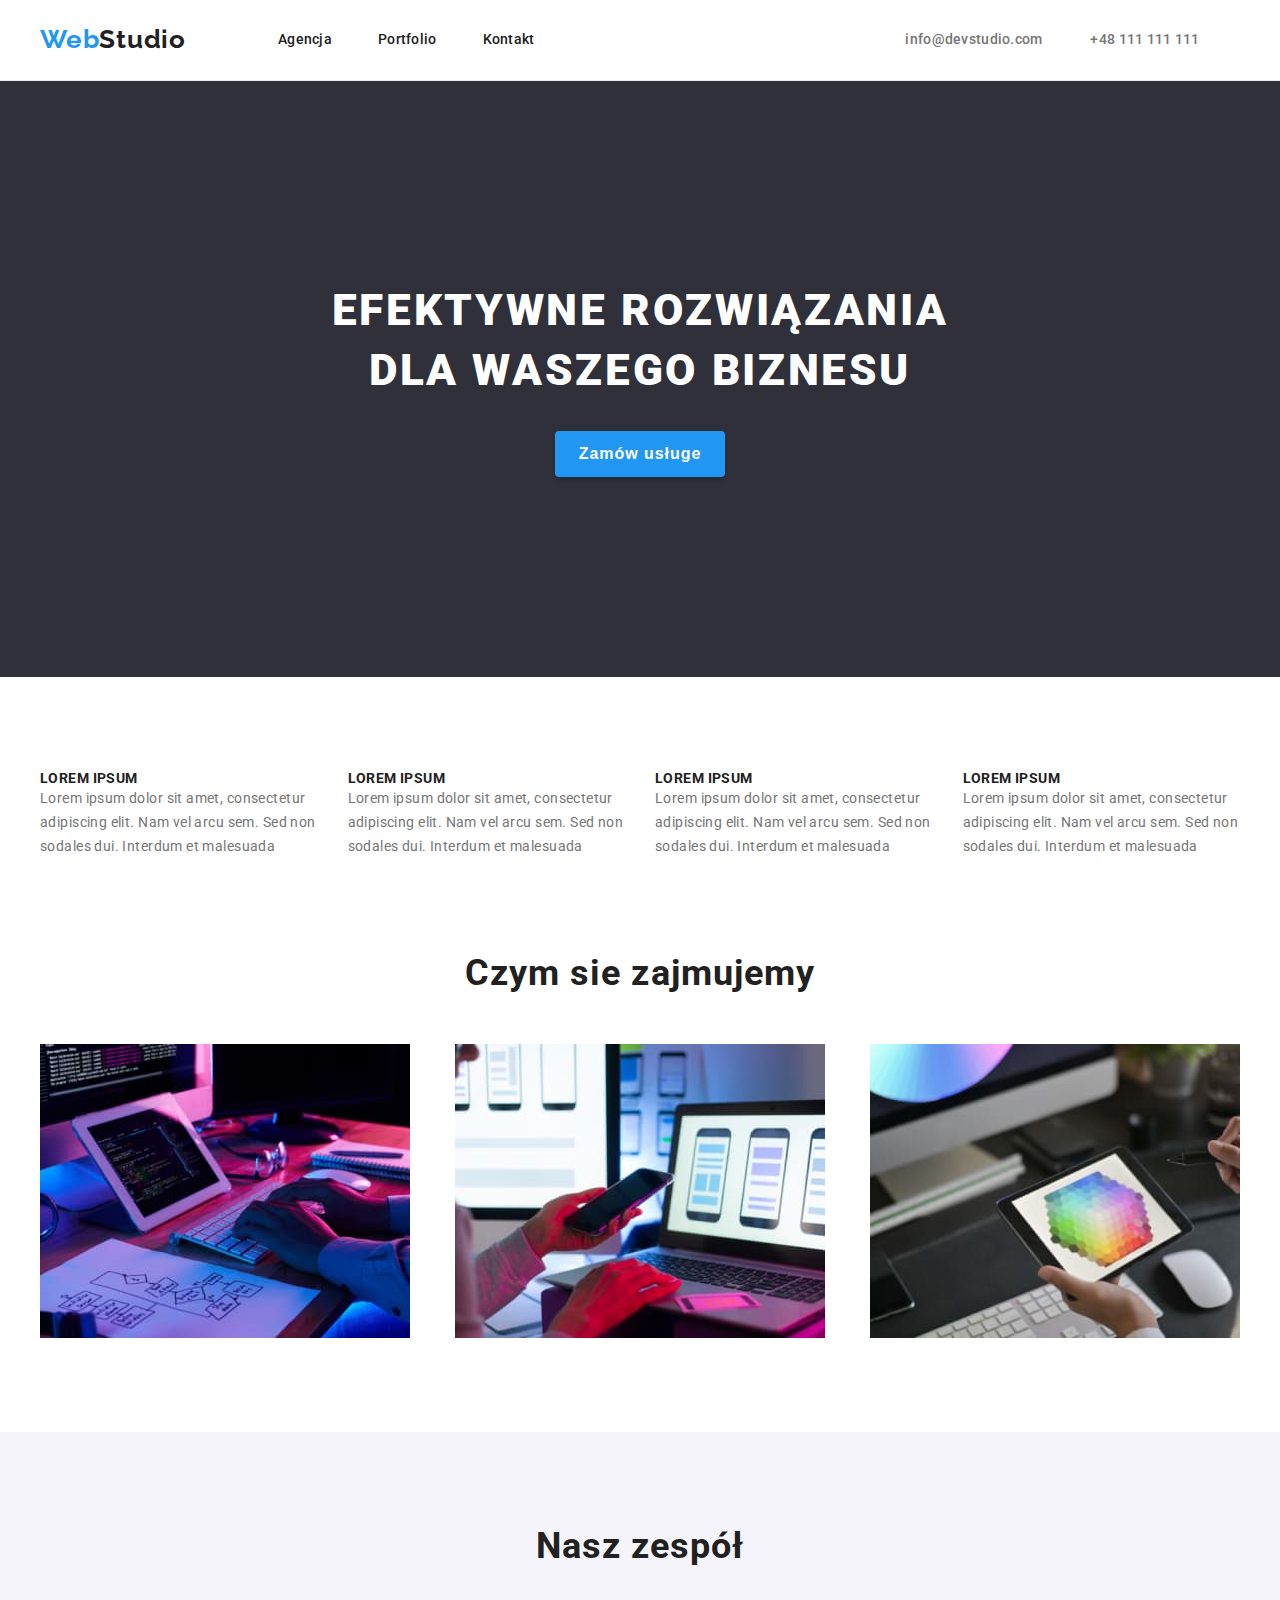
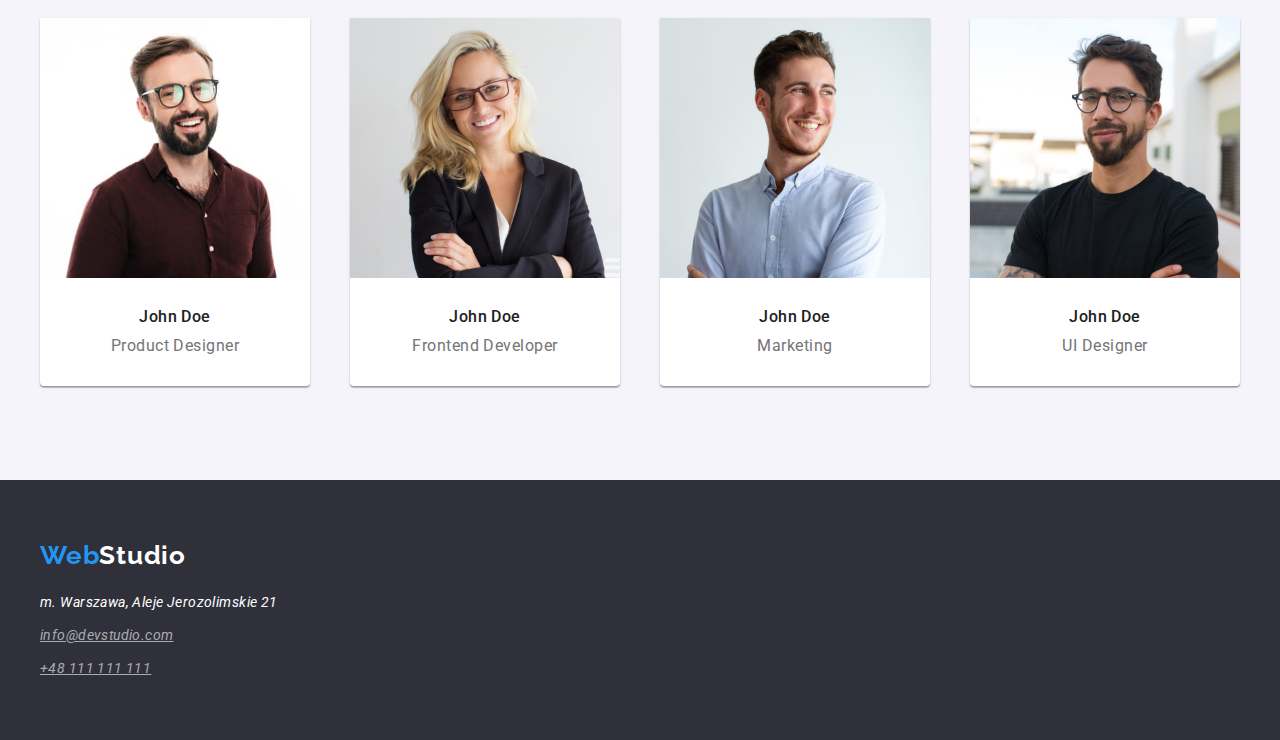
<file: index.html>
<!DOCTYPE html>
<html lang="pl">
  <head>
    <meta charset="UTF-8" />
    <meta http-equiv="X-UA-Compatible" content="IE=edge" />
    <meta name="viewport" content="width=device-width, initial-scale=1.0" />
    <title>STUDIO</title>
    <link rel="preconnect" href="https://fonts.googleapis.com" />
    <link rel="preconnect" href="https://fonts.gstatic.com" crossorigin />
    <link
      href="https://fonts.googleapis.com/css2?family=Raleway:wght@700&family=Roboto:wght@400;500;700;900&display=swap"
      rel="stylesheet"
    />
    <link
      rel="stylesheet"
      href="https://cdnjs.cloudflare.com/ajax/libs/modern-normalize/1.1.0/modern-normalize.min.css"
      integrity="sha512-wpPYUAdjBVSE4KJnH1VR1HeZfpl1ub8YT/NKx4PuQ5NmX2tKuGu6U/JRp5y+Y8XG2tV+wKQpNHVUX03MfMFn9Q=="
      crossorigin="anonymous"
      referrerpolicy="no-referrer"
    />
    <link rel="stylesheet" href="./css/styles.css" />
  </head>

  <body>
    <header>
      <div class="container">
        <div class="box-header">
          <a class="logo logo-header" href="./index.htmll"
            ><span class="logo-blue">Web</span
            ><span class="logo-darc">Studio</span></a
          >
          <nav class="nav">
            <ul class="nav-list">
              <li><a class="nav" href="./index.html">Agencja</a></li>
              <li><a class="nav" href="portfolio.html">Portfolio</a></li>
              <li><a class="nav" href="#">Kontakt</a></li>
            </ul>
          </nav>
          <a class="mail-header" href="mailto:info@devstudio.com"
            >info@devstudio.com</a
          >
          <a class="tel-header" href="tel:+48111111111">+48 111 111 111</a>
        </div>
      </div>
    </header>
    <main>
      <div class="box-slogan">
        <div class="container">
          <div class="flex-slogan">
            <h1 class="slogan">EFEKTYWNE ROZWIĄZANIA DLA WASZEGO BIZNESU</h1>
            <button class="button order-service" type="button">
              Zamów usługe
            </button>
          </div>
        </div>
      </div>

      <!--Nasze atuty-->
      <section class="section attitude">
        <div class="container">
          <ul class="box-attitude">
            <li>
              <p class="atuty-title">LOREM IPSUM</p>
              <p class="atuty-content">
                Lorem ipsum dolor sit amet, consectetur adipiscing elit. Nam vel
                arcu sem. Sed non sodales dui. Interdum et malesuada
              </p>
            </li>
            <li>
              <p class="atuty-title">LOREM IPSUM</p>
              <p class="atuty-content">
                Lorem ipsum dolor sit amet, consectetur adipiscing elit. Nam vel
                arcu sem. Sed non sodales dui. Interdum et malesuada
              </p>
            </li>
            <li>
              <p class="atuty-title">LOREM IPSUM</p>
              <p class="atuty-content">
                Lorem ipsum dolor sit amet, consectetur adipiscing elit. Nam vel
                arcu sem. Sed non sodales dui. Interdum et malesuada
              </p>
            </li>
            <li>
              <p class="atuty-title">LOREM IPSUM</p>
              <p class="atuty-content">
                Lorem ipsum dolor sit amet, consectetur adipiscing elit. Nam vel
                arcu sem. Sed non sodales dui. Interdum et malesuada
              </p>
            </li>
          </ul>
        </div>
      </section>

      <!--Czym się zajmujemy-->
      <section class="section">
        <div class="container">
          <section class="section-what-we-do">
            <h2 class="section-title">Czym sie zajmujemy</h2>
            <ul class="box-what-we-do">
              <li>
                <a href="#"
                  ><img
                    src="images/what_we_do/what_we_do1.jpg"
                    alt="praca na komputerze"
                    width="370"
                    height="294"
                /></a>
              </li>
              <li>
                <a href="#"
                  ><img
                    src="images/what_we_do/what_we_do2.jpg"
                    alt="praca na telefonie"
                    width="370"
                    height="294"
                /></a>
              </li>
              <li>
                <a href="#"
                  ><img
                    src="images/what_we_do/what_we_do3.jpg"
                    alt="praca w programie graficznym"
                    width="370"
                    height="294"
                /></a>
              </li>
            </ul>
          </section>
        </div>
      </section>
      <!---Nasz zespół-->
      <section class="section team">
        <div class="container">
          <div class="section-team">
            <h2 class="section-title">Nasz zespół</h2>
            <ul class="gallery-our-team">
              <li class="frame-team">
                <img
                  src="images/our_team/product_designer.jpg"
                  alt="Portret specialisty produkt designer"
                  width="270"
                  height="260"
                />
                <h4 class="team-name">John Doe</h4>
                <p class="team-function">Product Designer</p>
              </li>
              <li class="frame-team">
                <img
                  src="images/our_team/frontend_developer.jpg"
                  alt="Portret specialisty FrontendDeveloper"
                  width="270"
                  height="260"
                />
                <h4 class="team-name">John Doe</h4>
                <p class="team-function">Frontend Developer</p>
              </li>
              <li class="frame-team">
                <img
                  src="images/our_team/marketing.jpg"
                  alt="Portret specialisty Menager"
                  width="270"
                  height="260"
                />
                <h4 class="team-name">John Doe</h4>
                <p class="team-function">Marketing</p>
              </li>
              <li class="frame-team">
                <img
                  src="images/our_team/ui_designer.jpg"
                  alt="Portret specialisty UI Designer"
                  width="270"
                  height="260"
                />
                <h4 class="team-name">John Doe</h4>
                <p class="team-function">UI Designer</p>
              </li>
            </ul>
          </div>
        </div>
      </section>
    </main>
    <!-- Tu Jesr Footer-->
    <footer>
      <div class="container">
        <div class="box-footer">
          <a class="logo logo-footer" href="./index.htmll"
            ><span class="logo-blue">Web</span
            ><span class="logo-bright">Studio</span></a
          >

          <address class="box-address">
            <span class="address-footer">
              m. Warszawa, Aleje Jerozolimskie 21</span
            >
            <a class="mail-footer" href="mailto:info@devstudio.com"
              >info@devstudio.com</a
            >
            <a class="tel-footer" href="tel:+48111111111">+48 111 111 111</a>
          </address>
        </div>
      </div>
    </footer>
  </body>
</html>
</file>
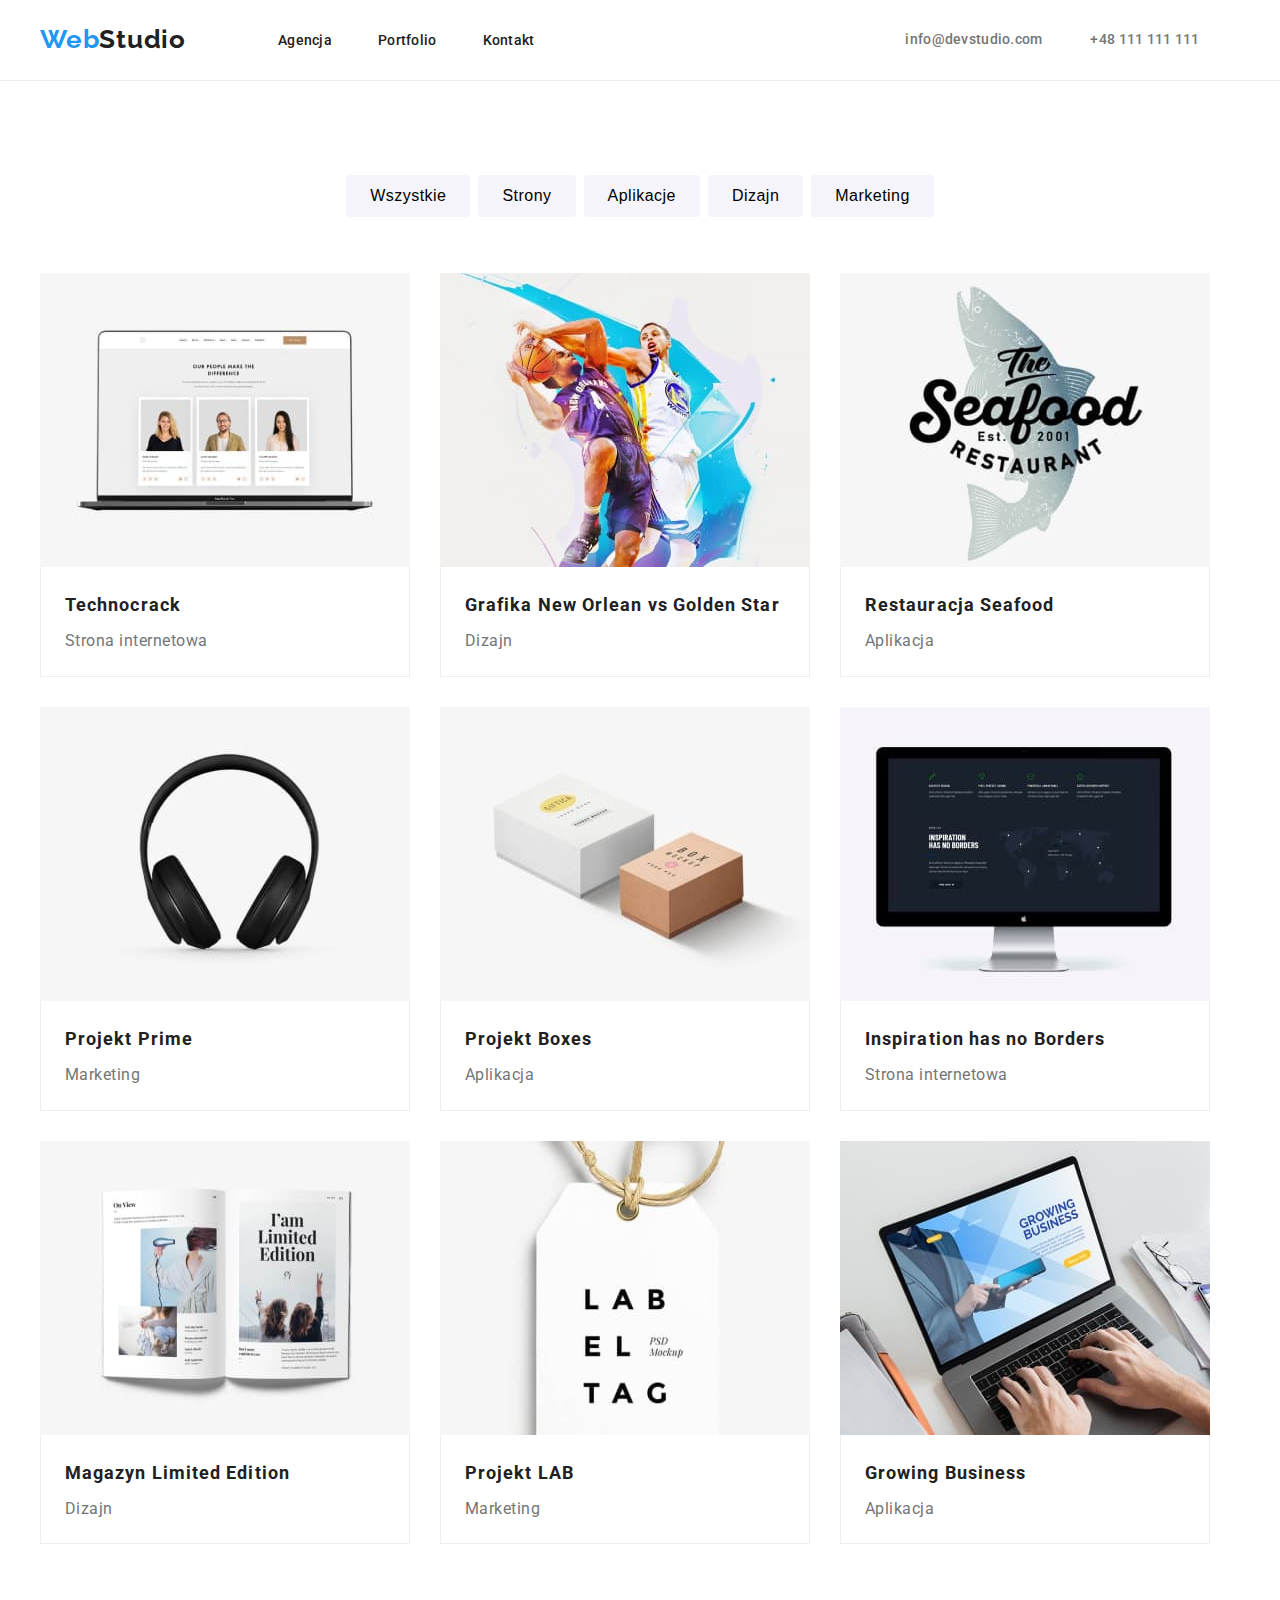
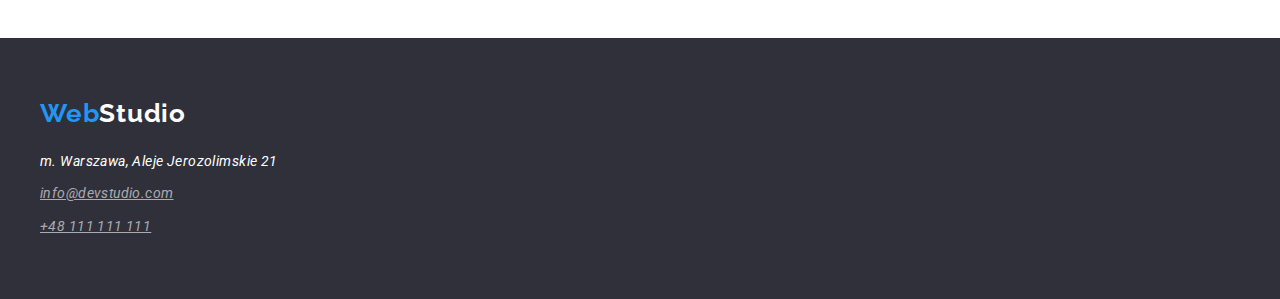
<file: portfolio.html>
<!DOCTYPE html>
<html lang="pl">
  <head>
    <meta charset="UTF-8" />
    <meta http-equiv="X-UA-Compatible" content="IE=edge" />
    <meta name="viewport" content="width=device-width, initial-scale=1.0" />
    <title>portfolio</title>
    <link rel="preconnect" href="https://fonts.googleapis.com" />
    <link rel="preconnect" href="https://fonts.gstatic.com" crossorigin />
    <link
      href="https://fonts.googleapis.com/css2?family=Raleway:wght@700&family=Roboto:wght@400;500;700;900&display=swap"
      rel="stylesheet"
    />
    <link
      rel="stylesheet"
      href="https://cdnjs.cloudflare.com/ajax/libs/modern-normalize/1.1.0/modern-normalize.min.css"
      integrity="sha512-wpPYUAdjBVSE4KJnH1VR1HeZfpl1ub8YT/NKx4PuQ5NmX2tKuGu6U/JRp5y+Y8XG2tV+wKQpNHVUX03MfMFn9Q=="
      crossorigin="anonymous"
      referrerpolicy="no-referrer"
    />
    <link rel="stylesheet" href="./css/styles.css" />
  </head>
  <body>
    <header>
      <div class="container">
        <div class="box-header">
          <a class="logo logo-header" href="./index.htmll"
            ><span class="logo-blue">Web</span
            ><span class="logo-darc">Studio</span></a
          >
          <nav>
            <ul class="nav-list">
              <li><a class="nav" href="./index.html">Agencja</a></li>
              <li><a class="nav" href="portfolio.html">Portfolio</a></li>
              <li><a class="nav" href="#">Kontakt</a></li>
            </ul>
          </nav>
          <a class="mail-header" href="mailto:info@devstudio.com"
            >info@devstudio.com</a
          >
          <a class="tel-header" href="tel:+48111111111">+48 111 111 111</a>
        </div>
      </div>
    </header>
    <main>
      <!--Tu jest pasek z buttons-->
      <section class="section">
        <div class="container">
          <ul class="buttons">
            <li>
              <button type="button" class="button all-kind">Wszystkie</button>
            </li>
            <li>
              <button type="button" class="button pages">Strony</button>
            </li>
            <li>
              <button type="button" class="button aplications">
                Aplikacje
              </button>
            </li>
            <li>
              <button type="button" class="button design">Dizajn</button>
            </li>
            <li>
              <button type="button" class="button marketing">Marketing</button>
            </li>
          </ul>

          <!--tu jest galeria z projektami-->

          <ul class="box-gallery">
            <div class="gallery">
              <li>
                <img
                  src="images/projekt9.jpg"
                  alt="Projekt technocrack Zdjęcie przedstawia komputer"
                  width="370"
                  height="294"
                />
                <h4 class="project-title">Technocrack</h4>
                <p class="project-category">Strona internetowa</p>
              </li>
            </div>
            <div class="gallery">
              <li>
                <img
                  src="images/project8.jpg"
                  alt="Projekt New Orlean Zdjecie przedstawia koszykarzy"
                  width="370"
                  height="294"
                />
                <h4 class="project-title">Grafika New Orlean vs Golden Star</h4>
                <p class="project-category">Dizajn</p>
              </li>
            </div>
            <div class="gallery">
              <li>
                <img
                  src="images/project7.jpg"
                  alt="Projekt Seafood Zdjęcie przedstawia rybe"
                  width="370"
                  height="294"
                />
                <h4 class="project-title">Restauracja Seafood</h4>
                <p class="project-category">Aplikacja</p>
              </li>
            </div>
            <div class="gallery">
              <li>
                <img
                  src="images/project6.jpg"
                  alt="Projekt prime Zdjęcie słuchawek"
                  width="370"
                  height="294"
                />
                <h4 class="project-title">Projekt Prime</h4>
                <p class="project-category">Marketing</p>
              </li>
            </div>
            <div class="gallery">
              <li>
                <img
                  src="images/project5.jpg"
                  alt="Projekt Boxes Zdjęcie pudełek"
                  width="370"
                  height="294"
                />
                <h4 class="project-title">Projekt Boxes</h4>
                <p class="project-category">Aplikacja</p>
              </li>
            </div>
            <div class="gallery">
              <li>
                <img
                  src="images/project4.jpg"
                  alt="Projekt Inspiration has no Borders Zdjęcie komputera"
                  width="370"
                  height="294"
                />
                <h4 class="project-title">Inspiration has no Borders</h4>
                <p class="project-category">Strona internetowa</p>
              </li>
            </div>
            <div class="gallery">
              <li>
                <img
                  src="images/project3.jpg"
                  alt="Projekt Magazyn Limited Edition Zdjęcie gazety"
                  width="370"
                  height="294"
                />
                <h4 class="project-title">Magazyn Limited Edition</h4>
                <p class="project-category">Dizajn</p>
              </li>
            </div>
            <div class="gallery">
              <li>
                <img
                  src="images/project2.jpg"
                  alt="Projekt LAB Zdjęcie metki od ubrań"
                  width="370"
                  height="294"
                />
                <h4 class="project-title">Projekt LAB</h4>
                <p class="project-category">Marketing</p>
              </li>
            </div>
            <div class="gallery">
              <li>
                <img
                  src="images/project1.jpg"
                  alt="Projekt Growing Business Zdjęcie laptopa"
                  width="370"
                  height="294"
                />
                <h4 class="project-title">Growing Business</h4>
                <p class="project-category">Aplikacja</p>
              </li>
            </div>
          </ul>
        </div>
      </section>
    </main>
    <footer>
      <div class="container">
        <div class="box-footer">
          <a class="logo logo-footer" href="./index.htmll"
            ><span class="logo-blue">Web</span
            ><span class="logo-bright">Studio</span></a
          >

          <address class="box-address">
            <span class="address-footer">
              m. Warszawa, Aleje Jerozolimskie 21</span
            >
            <a class="mail-footer" href="mailto:info@devstudio.com"
              >info@devstudio.com</a
            >
            <a class="tel-footer" href="tel:+48111111111">+48 111 111 111</a>
          </address>
        </div>
      </div>
    </footer>
  </body>
</html>
</file>
<file: css/styles.css>
:root {
  --brand-color-one: #2196f3;
  --brand-color-text-black: #212121;
  --brand-color-white: #ffffff;
  --brand-color-grey: #757575;
  --brand-color-background-darc: #2f303a;
  --brand-color-background-team: #f5f4fa;
  --brand-color-background: #2f303a;
  --background-page-color: #e5e5e5;
  --border-color-galery: #eeeeee;
  --border-color-header: #ececec;
}
/*conteners */
* {
  margin: 0;
  box-sizing: border-box;
}
body {
  font-family: "Roboto", sans-serif;
  color: var(--brand-color-text-black);
  font-weight: 400;
  font-size: 16px;
}

.container {
  max-width: 1200px;
  margin: 0 auto;
}
header {
  border-bottom: 1px solid var(--border-color-header);
}
.box-header {
  background-color: var(--brand-color-white);
  display: flex;
  flex-direction: row;
  justify-content: flex-start;
  align-items: center;
  padding-top: 24px;
  padding-bottom: 25px;
}
.nav-list {
  display: flex;
  flex-direction: row;
  justify-content: flex-start;
  gap: 46px;
  padding-left: 0;
  padding-right: 371px;
}

.buttons {
  display: flex;
  flex-direction: row;
  justify-content: center;
  gap: 8px;
}
.box-gallery {
  padding-top: 56px;

  display: flex;
  flex-direction: row;
  flex-wrap: wrap;
  justify-content: flex-start;
  gap: 30px;
}
.gallery {
  border-bottom: 1px solid var(--border-color-galery);
}

/* Fonf styles and pseudoclasses*/
.logo {
  font-family: "Raleway";
  font-weight: 700;
  font-size: 26px;
  line-height: 1.2;
  letter-spacing: 0.03em;
  text-decoration: none;
  max-width: 145px;
}
.logo-blue {
  color: var(--brand-color-one);
}
.logo-darc {
  color: var(--brand-color-text-black);
}
.logo-bright {
  color: var(--brand-color-white);
}
.logo-header {
  margin-right: 93px;
}
ul {
  list-style-type: none;
  padding-left: 0;
}
.nav {
  font-weight: 500;
  font-size: 14px;
  line-height: 1.1;
  letter-spacing: 0.02em;
  text-decoration: none;
  color: var(--brand-color-text-black);
}
.nav:hover,
.nav:focus {
  color: var(--brand-color-one);
}
.mail-header,
.tel-header {
  font-weight: 500;
  font-size: 14px;
  line-height: 1.1;
  letter-spacing: 0.02em;
  text-decoration: none;
  color: var(--brand-color-grey);
}
.mail-header {
  max-width: 135px;
  margin-right: 50px;
}
.mail-header:hover,
.tel-header:hover {
  color: var(--brand-color-one);
}
.mail-header:focus,
.tel-header:focus {
  color: var(--brand-color-one);
}
/*Style Studio.html; fonts*/
.slogan {
  font-weight: 900;
  font-size: 44px;
  line-height: 1.36;
  text-align: center;
  letter-spacing: 0.06em;
  text-transform: uppercase;
  color: var(--brand-color-white);
  max-width: 696px;
  max-height: 120px;
}
.box-slogan {
  background: var(--brand-color-background-darc);
}
.flex-slogan {
  display: flex;
  flex-direction: column;
  justify-content: center;
  align-items: center;
  gap: 30px;
  padding-top: 200px;
  padding-bottom: 200px;
}
.section {
  padding-bottom: 94px;
  padding-top: 94px;
}
.section.attitude {
  padding-bottom: 0px;
}
.box-attitude {
  display: flex;
  flex-direction: row;
  gap: 30px;
}
.atuty-title {
  font-weight: 700;
  font-size: 14px;
  line-height: 1.14;
  letter-spacing: 0.03em;
  text-transform: uppercase;
}
.atuty-content {
  font-size: 14px;
  line-height: 1.71;
  letter-spacing: 0.03em;
  color: var(--brand-color-grey);
}
.section-title {
  font-weight: 700;
  font-size: 36px;
  line-height: 1.16;
  text-align: center;
  letter-spacing: 0.03em;
}
.box-what-we-do {
  display: flex;
  flex-direction: row;
  justify-content: space-between;
  gap: 30px;
}

.section-what-we-do {
  display: flex;
  flex-direction: column;
  gap: 50px;
  padding-top: 0;
}
.team {
  background-color: var(--brand-color-background-team);
}
.section-team {
  display: flex;
  flex-direction: column;
  gap: 50px;
}
.gallery-our-team {
  display: flex;
  flex-direction: row;
  justify-content: space-between;
  gap: 30px;
}
.frame-team {
  background-color: var(--brand-color-white);
  box-shadow: 0px 1px 3px rgba(0, 0, 0, 0.12), 0px 1px 1px rgba(0, 0, 0, 0.14),
    0px 2px 1px rgba(0, 0, 0, 0.2);
  border-radius: 0px 0px 4px 4px;
}
.team-name {
  font-weight: 500;
  font-size: 16px;
  line-height: 1.18;
  text-align: center;
  letter-spacing: 0.03em;
  padding-top: 30px;
  padding-bottom: 10px;
}
.team-function {
  font-size: 16px;
  line-height: 1.18;
  text-align: center;
  letter-spacing: 0.03em;
  color: var(--brand-color-grey);
  padding-bottom: 30px;
}
/*Style buttons*/

.button {
  background-color: var(--brand-color-background-team);
  border-radius: 4px;
  border-color: transparent;
  font-weight: 500;
  font-size: 16px;
  line-height: 1.62;
  text-align: center;
  letter-spacing: 0.03em;
  padding: 6px 22px;
}
.button:hover,
.button:focus {
  background-color: var(--brand-color-one);
  border-radius: 4px;
  color: var(--brand-color-white);
  box-shadow: 0px 3px 1px rgba(0, 0, 0, 0.1), 0px 1px 2px rgba(0, 0, 0, 0.08),
    0px 2px 2px rgba(0, 0, 0, 0.12);
  cursor: pointer;
}

.order-service {
  background: var(--brand-color-one);
  box-shadow: 0px 4px 4px rgba(0, 0, 0, 0.15);
  border-radius: 4px;
  font-weight: 700;
  font-size: 16px;
  line-height: 1.875;
  letter-spacing: 0.06em;
  color: var(--brand-color-white);
  max-width: 200px;
  max-height: 50px;
}

/*tu style galerii portfolio*/
img {
  display: block;
}
.project-title {
  font-size: 18px;
  line-height: 2;
  letter-spacing: 0.06em;
  padding: 20px 24px 4px 24px;
  border-left: 1px solid var(--border-color-galery);
  border-right: 1px solid var(--border-color-galery);
}
.project-category {
  font-size: 16px;
  line-height: 1.8;
  letter-spacing: 0.03em;
  color: var(--brand-color-grey);
  padding: 0 24px 20px 24px;
  border-left: 1px solid var(--border-color-galery);
  border-right: 1px solid var(--border-color-galery);
}

/*footer styles*/
footer {
  background-color: var(--brand-color-background-darc);
}
.box-footer {
  display: flex;
  flex-direction: column;
  justify-content: flex-start;
  padding-top: 60px;
  padding-bottom: 60px;
}
.box-address {
  display: flex;
  flex-direction: column;
  gap: 9px;
}
.logo-footer {
  padding-bottom: 20px;
}
.mail-footer {
  font-size: 14px;
  line-height: 1.7;
  letter-spacing: 0.03em;
  text-decoration-line: underline;
  color: rgba(255, 255, 255, 0.6);
}
.tel-footer {
  font-size: 14px;
  line-height: 1.7;
  letter-spacing: 0.03em;
  color: rgba(255, 255, 255, 0.6);
}
.address-footer {
  font-size: 14px;
  line-height: 1.7;
  letter-spacing: 0.03em;
  color: var(--brand-color-white);
}

.address-footer:hover,
.mail-footer:hover,
.tel-footer:hover {
  color: var(--brand-color-one);
}
.address-footer:focus,
.mail-footer:focus,
.tel-footer:focus {
  color: var(--brand-color-one);
}
</file>
